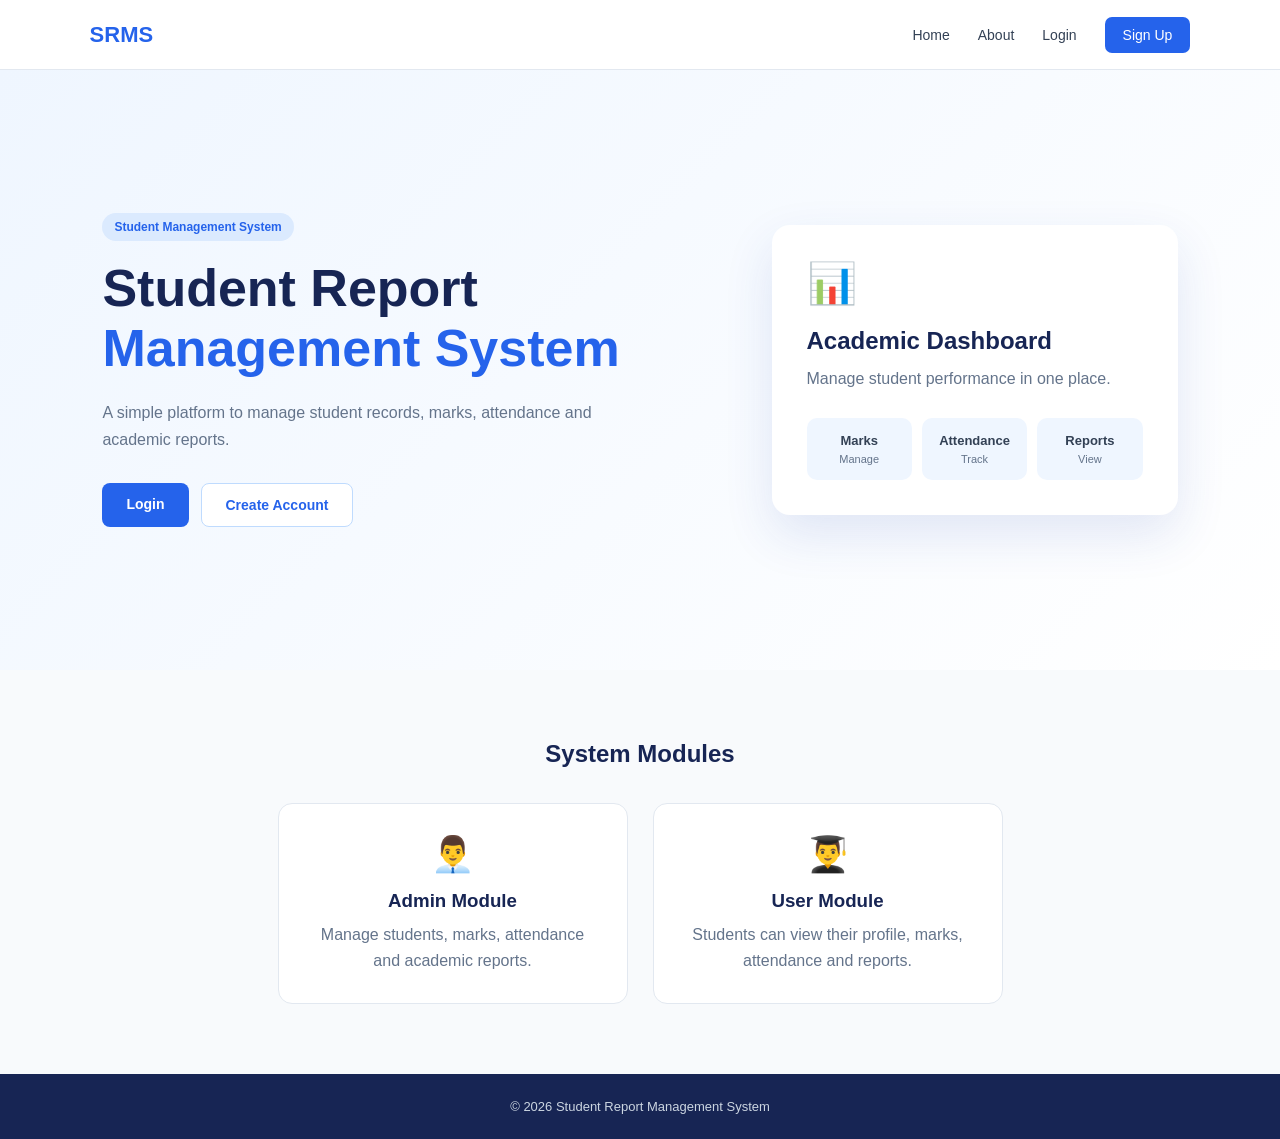
<file: index.html>
<!DOCTYPE html>
<html lang="en">
<head>
    <meta charset="UTF-8">
    <meta name="viewport" content="width=device-width, initial-scale=1.0">
    <title>Student Report Management System</title>
    <link rel="stylesheet" href="style.css">
</head>

<body>

<header class="navbar">
    <div class="logo">SRMS</div>

    <nav>
        <a href="index.html">Home</a>
        <a href="#about">About</a>
        <a href="login.html">Login</a>
        <a href="signup.html" class="nav-btn">Sign Up</a>
    </nav>
</header>

<section class="hero">

    <div class="hero-content">
        <span class="badge">Student Management System</span>

        <h1>
            Student Report<br>
            <span>Management System</span>
        </h1>

        <p>
            A simple platform to manage student records,
            marks, attendance and academic reports.
        </p>

        <div class="hero-buttons">
            <a href="login.html" class="btn primary">Login</a>
            <a href="signup.html" class="btn secondary">Create Account</a>
        </div>
    </div>

    <div class="hero-card">
        <div class="card-icon">📊</div>
        <h2>Academic Dashboard</h2>
        <p>Manage student performance in one place.</p>

        <div class="mini-stats">
            <div>
                <strong>Marks</strong>
                <span>Manage</span>
            </div>

            <div>
                <strong>Attendance</strong>
                <span>Track</span>
            </div>

            <div>
                <strong>Reports</strong>
                <span>View</span>
            </div>
        </div>
    </div>

</section>

<section class="about" id="about">

    <h2>System Modules</h2>

    <div class="module-grid">

        <div class="module-card">
            <div class="module-icon">👨‍💼</div>
            <h3>Admin Module</h3>
            <p>
                Manage students, marks, attendance and
                academic reports.
            </p>
        </div>

        <div class="module-card">
            <div class="module-icon">👨‍🎓</div>
            <h3>User Module</h3>
            <p>
                Students can view their profile, marks,
                attendance and reports.
            </p>
        </div>

    </div>

</section>

<footer>
    <p>© 2026 Student Report Management System</p>
</footer>

</body>
</html>
</file>
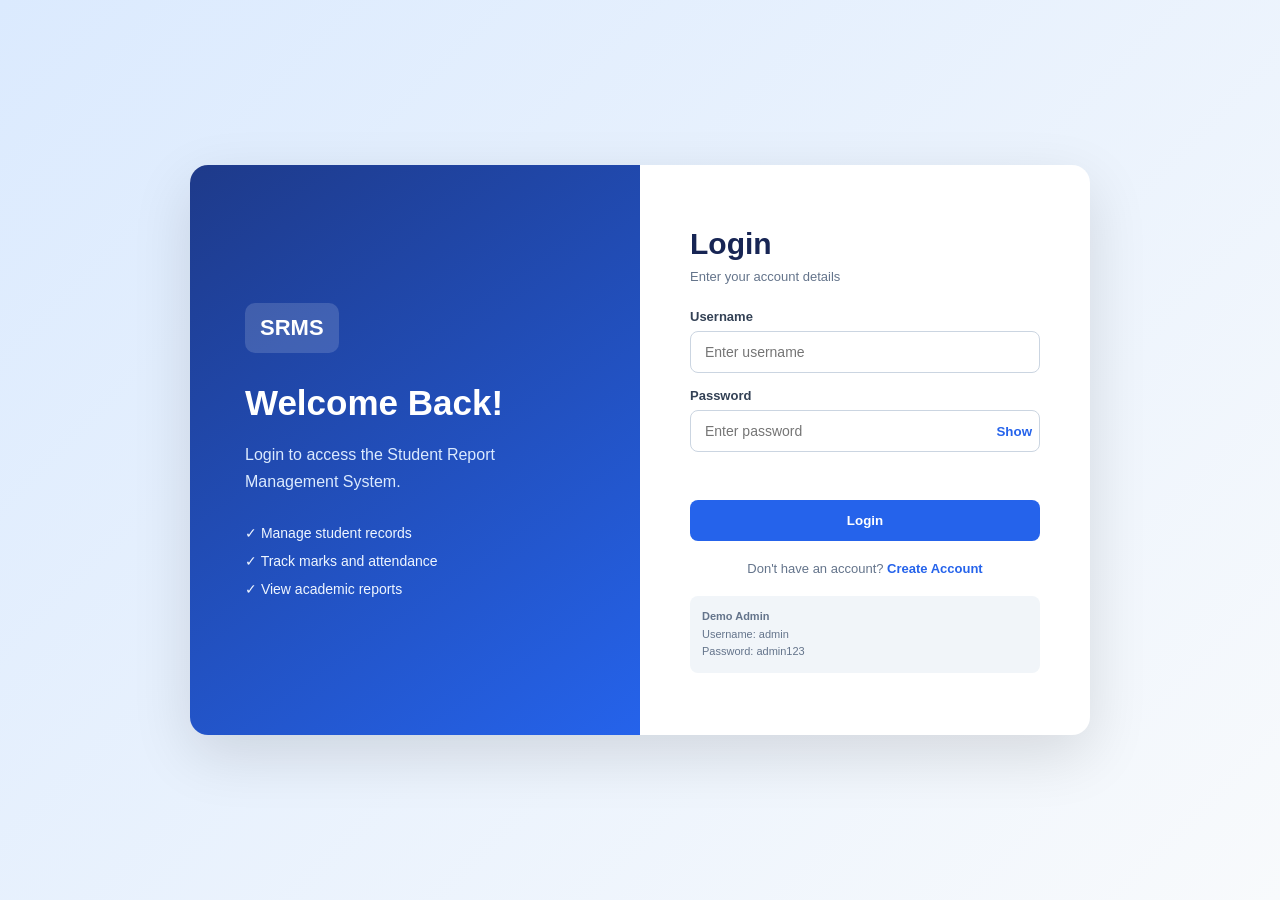
<file: admin.html>
<!DOCTYPE html>
<html lang="en">

<head>
    <meta charset="UTF-8">
    <meta name="viewport"
          content="width=device-width, initial-scale=1.0">

    <title>Admin Dashboard - SRMS</title>

    <link rel="stylesheet" href="style.css">
</head>

<body>

<header class="dashboard-nav">

    <div class="logo">SRMS</div>

    <div>
        <span id="adminName"></span>
        <button onclick="logout()" class="logout-btn">
            Logout
        </button>
    </div>

</header>


<div class="dashboard-layout">

    <aside class="sidebar">

        <h3>Admin Panel</h3>

        <a href="admin.html" class="active">
            Dashboard
        </a>

        <a href="students.html">
            Students
        </a>

        <a href="marks.html">
            Marks
        </a>

        <a href="attendance.html">
            Attendance
        </a>

        <a href="reports.html">
            Reports
        </a>

    </aside>


    <main class="dashboard-main">

        <h1>Admin Dashboard</h1>

        <p class="page-description">
            Manage student academic information.
        </p>


        <div class="dashboard-grid">

            <div class="stat-card">
                <span>👨‍🎓</span>
                <h3>Total Students</h3>
                <strong id="totalStudents">0</strong>
            </div>

            <div class="stat-card">
                <span>📝</span>
                <h3>Marks Records</h3>
                <strong id="totalMarks">0</strong>
            </div>

            <div class="stat-card">
                <span>📅</span>
                <h3>Attendance</h3>
                <strong id="totalAttendance">0</strong>
            </div>

            <div class="stat-card">
                <span>📊</span>
                <h3>Reports</h3>
                <strong>Available</strong>
            </div>

        </div>


        <div class="content-card">

            <h2>Quick Actions</h2>

            <div class="quick-grid">

                <a href="students.html">
                    Add / Manage Students
                </a>

                <a href="marks.html">
                    Enter Marks
                </a>

                <a href="attendance.html">
                    Manage Attendance
                </a>

                <a href="reports.html">
                    View Reports
                </a>

            </div>

        </div>

    </main>

</div>

<script src="common.js"></script>
<script src="admin.js"></script>

</body>
</html>
</file>
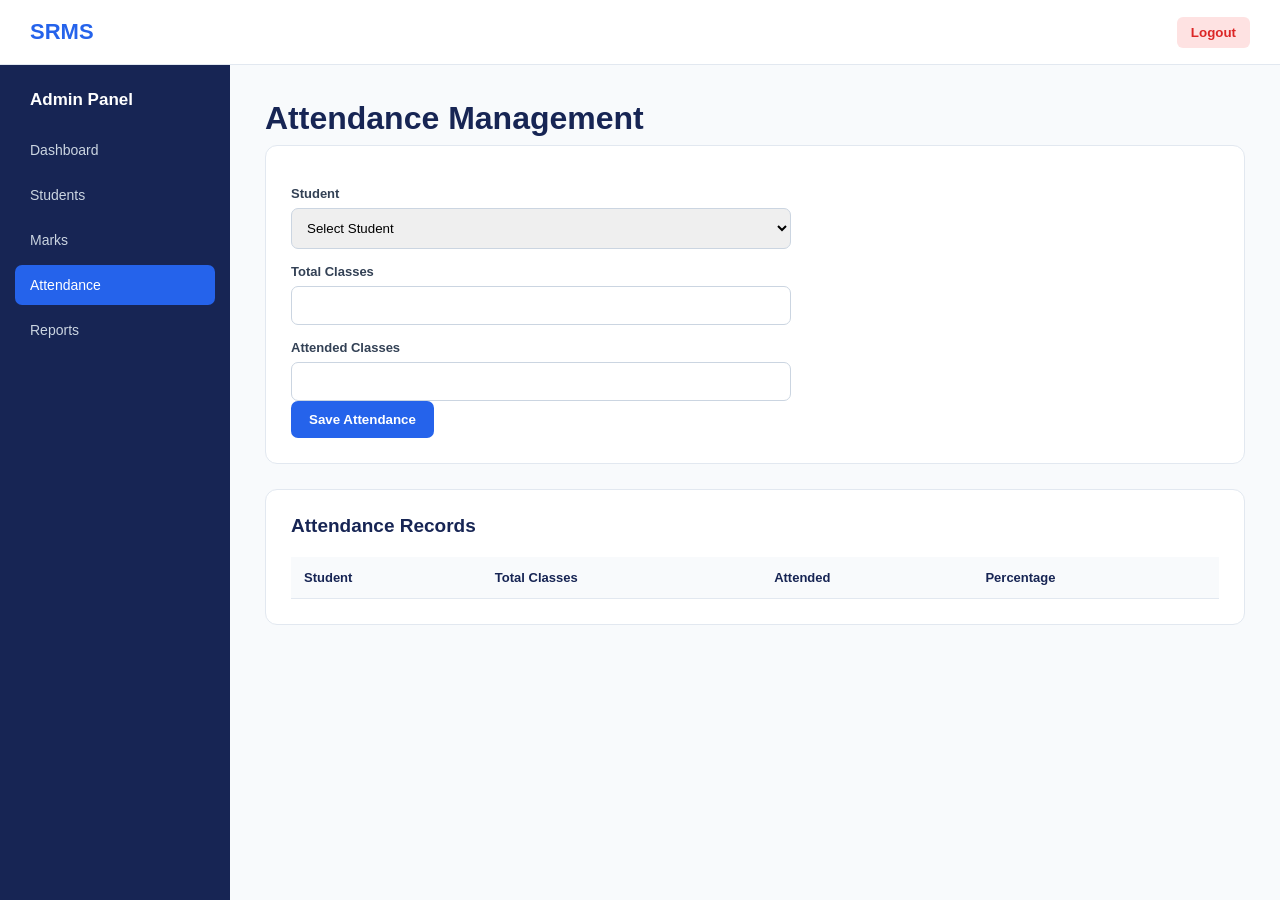
<file: attendance.html>
<!DOCTYPE html>
<html lang="en">

<head>

    <meta charset="UTF-8">

    <meta name="viewport"
          content="width=device-width, initial-scale=1.0">

    <title>Attendance - SRMS</title>

    <link rel="stylesheet" href="style.css">

</head>

<body>

<header class="dashboard-nav">

    <div class="logo">SRMS</div>

    <button onclick="logout()" class="logout-btn">
        Logout
    </button>

</header>


<div class="dashboard-layout">

    <aside class="sidebar">

        <h3>Admin Panel</h3>

        <a href="admin.html">Dashboard</a>
        <a href="students.html">Students</a>
        <a href="marks.html">Marks</a>
        <a href="attendance.html" class="active">
            Attendance
        </a>
        <a href="reports.html">Reports</a>

    </aside>


    <main class="dashboard-main">

        <h1>Attendance Management</h1>

        <div class="content-card">

            <form id="attendanceForm" class="simple-form">

                <label>Student</label>

                <select id="attendanceStudent" required>
                    <option value="">
                        Select Student
                    </option>
                </select>


                <label>Total Classes</label>

                <input
                    type="number"
                    id="totalClasses"
                    min="1"
                    required
                >


                <label>Attended Classes</label>

                <input
                    type="number"
                    id="attendedClasses"
                    min="0"
                    required
                >


                <button type="submit" class="small-btn">
                    Save Attendance
                </button>

            </form>

        </div>


        <div class="content-card">

            <h2>Attendance Records</h2>

            <table>

                <thead>

                    <tr>
                        <th>Student</th>
                        <th>Total Classes</th>
                        <th>Attended</th>
                        <th>Percentage</th>
                    </tr>

                </thead>

                <tbody id="attendanceTable">
                </tbody>

            </table>

        </div>

    </main>

</div>

<script src="common.js"></script>
<script src="attendance.js"></script>

</body>
</html>
</file>
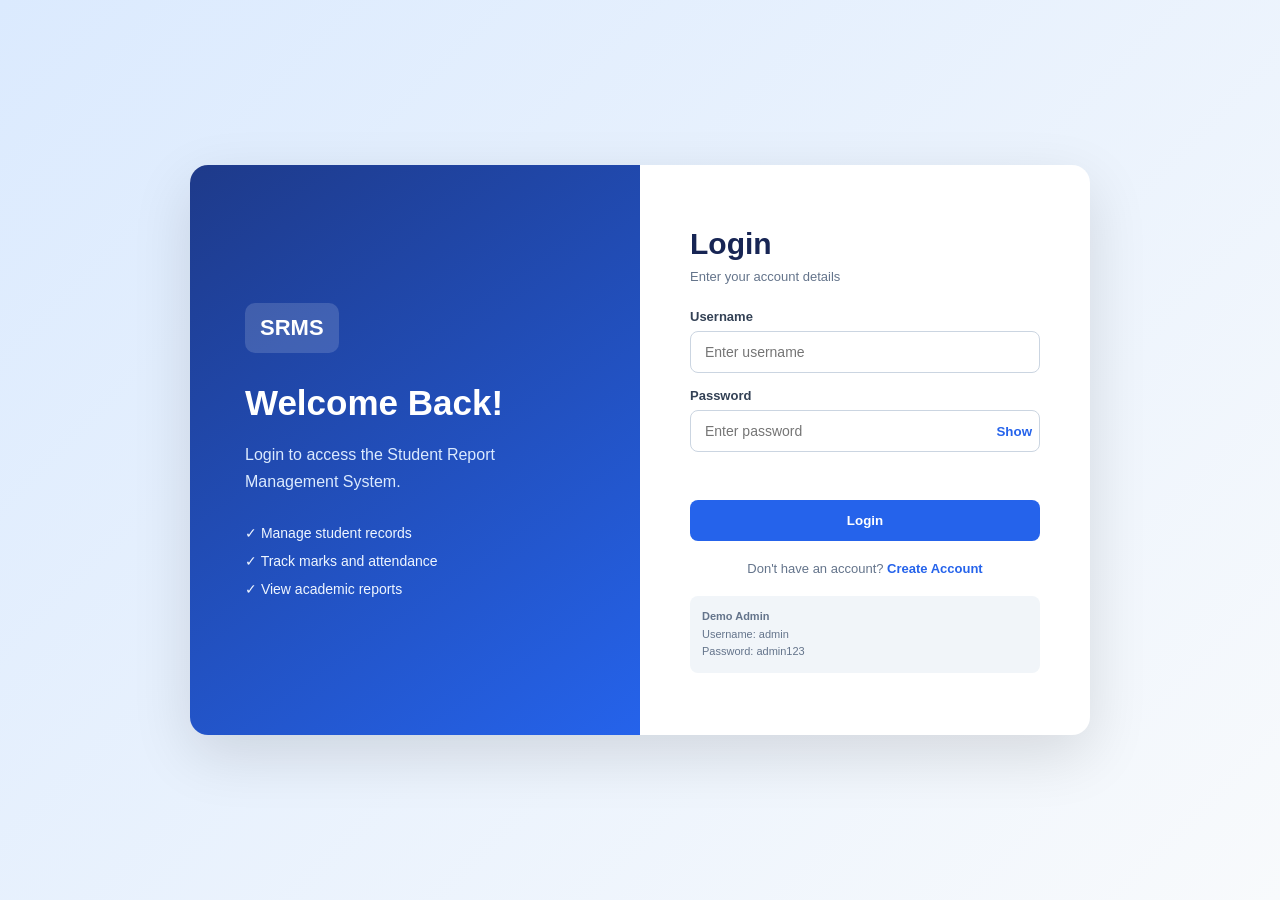
<file: login.html>
<!DOCTYPE html>
<html lang="en">
<head>
    <meta charset="UTF-8">
    <meta name="viewport"
          content="width=device-width, initial-scale=1.0">

    <title>Login - SRMS</title>

    <link rel="stylesheet" href="style.css">
</head>

<body class="auth-body">

<div class="auth-container">

    <div class="auth-left">

        <div class="logo large">SRMS</div>

        <h1>Welcome Back!</h1>

        <p>
            Login to access the Student Report
            Management System.
        </p>

        <div class="auth-points">
            <p>✓ Manage student records</p>
            <p>✓ Track marks and attendance</p>
            <p>✓ View academic reports</p>
        </div>

    </div>


    <div class="auth-right">

        <form id="loginForm" class="form-box">

            <h2>Login</h2>

            <p class="form-subtitle">
                Enter your account details
            </p>

            <label>Username</label>

            <input
                type="text"
                id="username"
                placeholder="Enter username"
            >


            <label>Password</label>

            <div class="password-field">

                <input
                    type="password"
                    id="password"
                    placeholder="Enter password"
                >

                <button
                    type="button"
                    id="showPassword">
                    Show
                </button>

            </div>

            <p id="loginMessage" class="message"></p>

            <button type="submit" class="full-btn">
                Login
            </button>

            <p class="bottom-text">
                Don't have an account?
                <a href="signup.html">Create Account</a>
            </p>

            <div class="demo-login">
                <strong>Demo Admin</strong><br>
                Username: admin<br>
                Password: admin123
            </div>

        </form>

    </div>

</div>

<script src="login.js"></script>

</body>
</html>
</file>
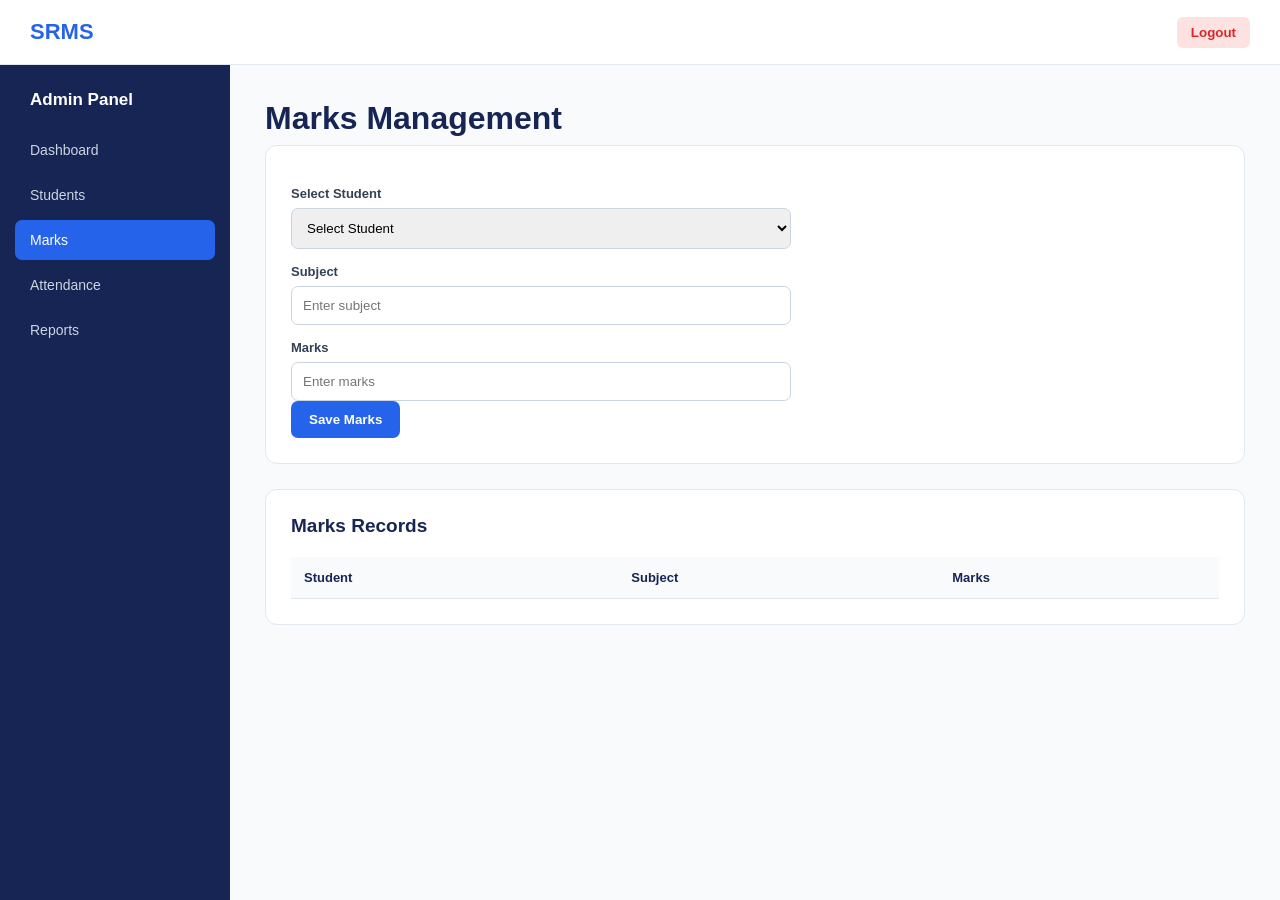
<file: marks.html>
<!DOCTYPE html>
<html lang="en">

<head>
    <meta charset="UTF-8">
    <meta name="viewport"
          content="width=device-width, initial-scale=1.0">

    <title>Marks - SRMS</title>

    <link rel="stylesheet" href="style.css">
</head>

<body>

<header class="dashboard-nav">

    <div class="logo">SRMS</div>

    <button onclick="logout()" class="logout-btn">
        Logout
    </button>

</header>


<div class="dashboard-layout">

    <aside class="sidebar">

        <h3>Admin Panel</h3>

        <a href="admin.html">Dashboard</a>
        <a href="students.html">Students</a>
        <a href="marks.html" class="active">Marks</a>
        <a href="attendance.html">Attendance</a>
        <a href="reports.html">Reports</a>

    </aside>


    <main class="dashboard-main">

        <h1>Marks Management</h1>

        <div class="content-card">

            <form id="marksForm" class="simple-form">

                <label>Select Student</label>

                <select id="markStudent" required>
                    <option value="">Select Student</option>
                </select>


                <label>Subject</label>

                <input
                    type="text"
                    id="subject"
                    placeholder="Enter subject"
                    required
                >


                <label>Marks</label>

                <input
                    type="number"
                    id="marks"
                    min="0"
                    max="100"
                    placeholder="Enter marks"
                    required
                >

                <button class="small-btn" type="submit">
                    Save Marks
                </button>

            </form>

        </div>


        <div class="content-card">

            <h2>Marks Records</h2>

            <div class="table-container">

                <table>

                    <thead>
                        <tr>
                            <th>Student</th>
                            <th>Subject</th>
                            <th>Marks</th>
                        </tr>
                    </thead>

                    <tbody id="marksTable">
                    </tbody>

                </table>

            </div>

        </div>

    </main>

</div>

<script src="common.js"></script>
<script src="marks.js"></script>

</body>
</html>
</file>
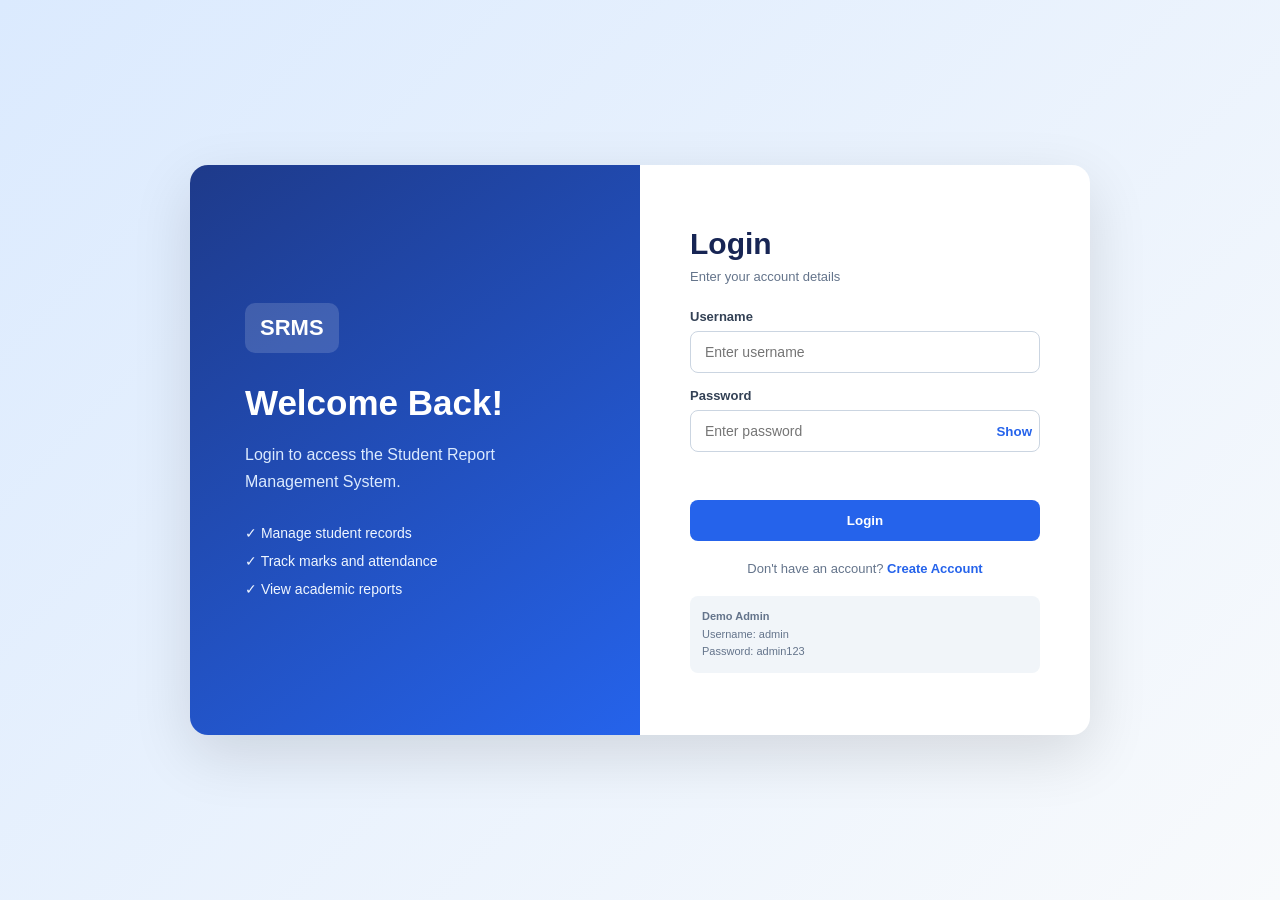
<file: profile.html>
<!DOCTYPE html>
<html lang="en">

<head>

    <meta charset="UTF-8">

    <meta name="viewport"
          content="width=device-width, initial-scale=1.0">

    <title>Profile - SRMS</title>

    <link rel="stylesheet" href="style.css">

</head>

<body>

<header class="dashboard-nav">

    <div class="logo">SRMS</div>

    <button onclick="logout()" class="logout-btn">
        Logout
    </button>

</header>


<div class="dashboard-layout">

    <aside class="sidebar">

        <h3>User Panel</h3>

        <a href="user.html">Dashboard</a>
        <a href="profile.html" class="active">Profile</a>
        <a href="user-marks.html">Marks</a>
        <a href="user-attendance.html">Attendance</a>
        <a href="user-report.html">Report</a>

    </aside>


    <main class="dashboard-main">

        <h1>My Profile</h1>

        <div class="profile-card">

            <div class="profile-avatar">
                👤
            </div>

            <h2 id="profileName">Student</h2>

            <p>
                Username:
                <strong id="profileUsername"></strong>
            </p>

            <p>
                Email:
                <strong id="profileEmail"></strong>
            </p>

            <p>
                Role:
                <strong>User</strong>
            </p>

        </div>

    </main>

</div>

<script src="common.js"></script>
<script src="user.js"></script>

</body>
</html>
</file>
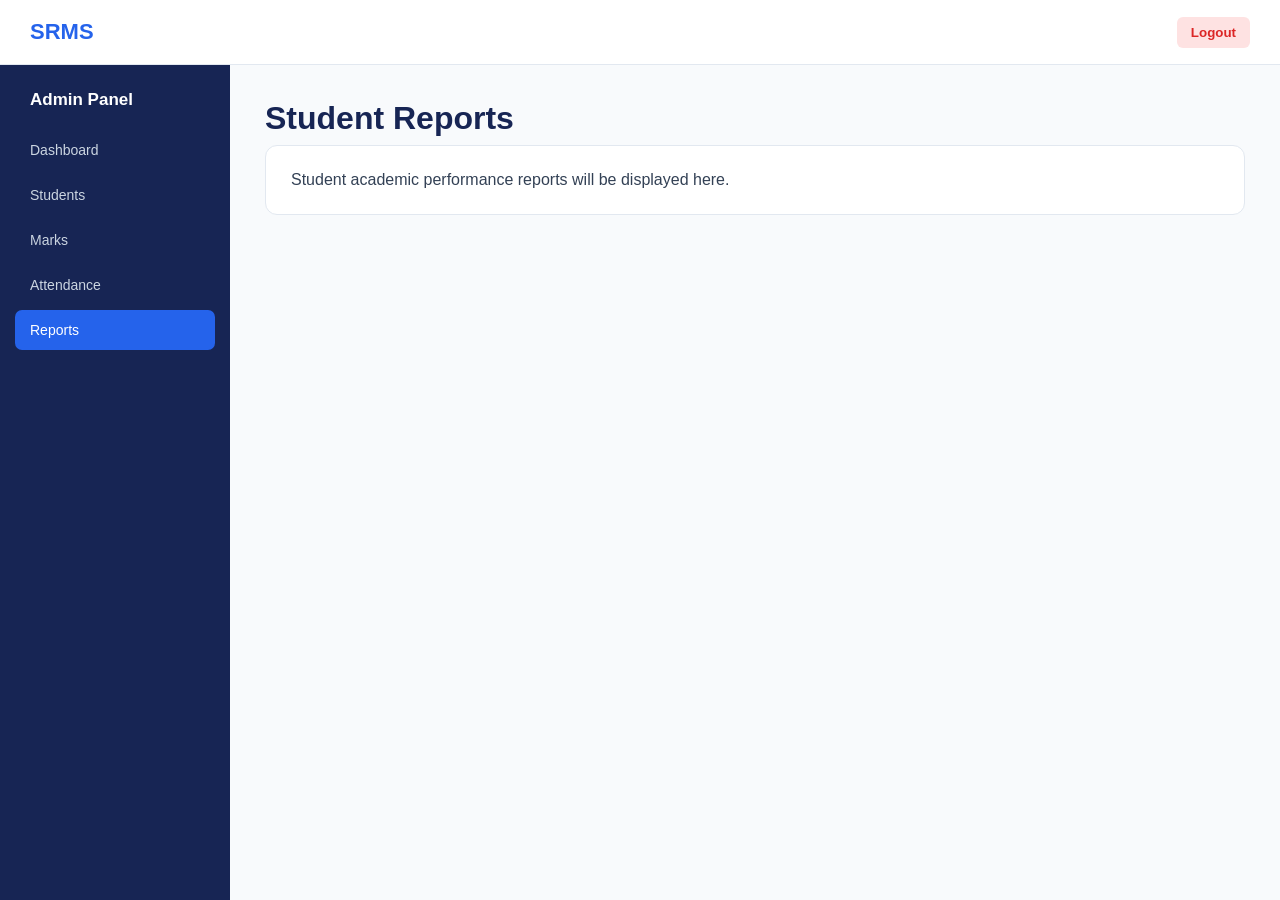
<file: reports.html>
<!DOCTYPE html>
<html lang="en">

<head>

    <meta charset="UTF-8">

    <meta name="viewport"
          content="width=device-width, initial-scale=1.0">

    <title>Reports - SRMS</title>

    <link rel="stylesheet" href="style.css">

</head>

<body>

<header class="dashboard-nav">

    <div class="logo">SRMS</div>

    <button onclick="logout()" class="logout-btn">
        Logout
    </button>

</header>


<div class="dashboard-layout">

    <aside class="sidebar">

        <h3>Admin Panel</h3>

        <a href="admin.html">Dashboard</a>
        <a href="students.html">Students</a>
        <a href="marks.html">Marks</a>
        <a href="attendance.html">Attendance</a>
        <a href="reports.html" class="active">Reports</a>

    </aside>


    <main class="dashboard-main">

        <h1>Student Reports</h1>

        <div class="content-card">

            <p>
                Student academic performance reports
                will be displayed here.
            </p>

            <div id="reportContainer"></div>

        </div>

    </main>

</div>

<script src="common.js"></script>

</body>
</html>
</file>
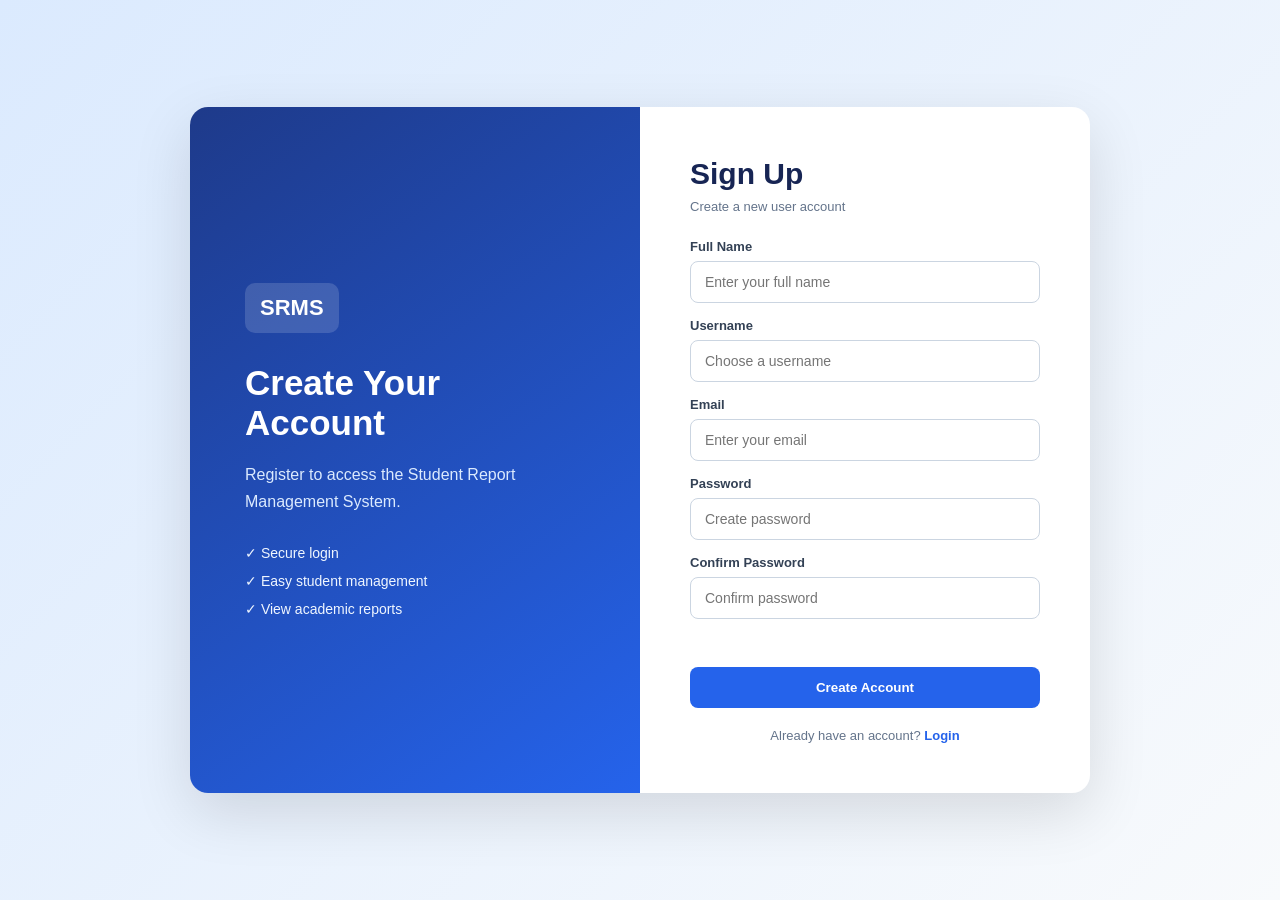
<file: signup.html>
<!DOCTYPE html>
<html lang="en">
<head>
    <meta charset="UTF-8">
    <meta name="viewport" content="width=device-width, initial-scale=1.0">

    <title>Sign Up - SRMS</title>

    <link rel="stylesheet" href="style.css">
</head>

<body class="auth-body">

<div class="auth-container">

    <div class="auth-left">

        <div class="logo large">SRMS</div>

        <h1>Create Your Account</h1>

        <p>
            Register to access the Student Report
            Management System.
        </p>

        <div class="auth-points">
            <p>✓ Secure login</p>
            <p>✓ Easy student management</p>
            <p>✓ View academic reports</p>
        </div>

    </div>


    <div class="auth-right">

        <form id="signupForm" class="form-box">

            <h2>Sign Up</h2>
            <p class="form-subtitle">
                Create a new user account
            </p>

            <label>Full Name</label>
            <input
                type="text"
                id="name"
                placeholder="Enter your full name"
            >

            <label>Username</label>
            <input
                type="text"
                id="username"
                placeholder="Choose a username"
            >

            <label>Email</label>
            <input
                type="email"
                id="email"
                placeholder="Enter your email"
            >

            <label>Password</label>
            <input
                type="password"
                id="password"
                placeholder="Create password"
            >

            <label>Confirm Password</label>
            <input
                type="password"
                id="confirmPassword"
                placeholder="Confirm password"
            >

            <p id="signupMessage" class="message"></p>

            <button type="submit" class="full-btn">
                Create Account
            </button>

            <p class="bottom-text">
                Already have an account?
                <a href="login.html">Login</a>
            </p>

        </form>

    </div>

</div>

<script src="signup.js"></script>

</body>
</html>
</file>
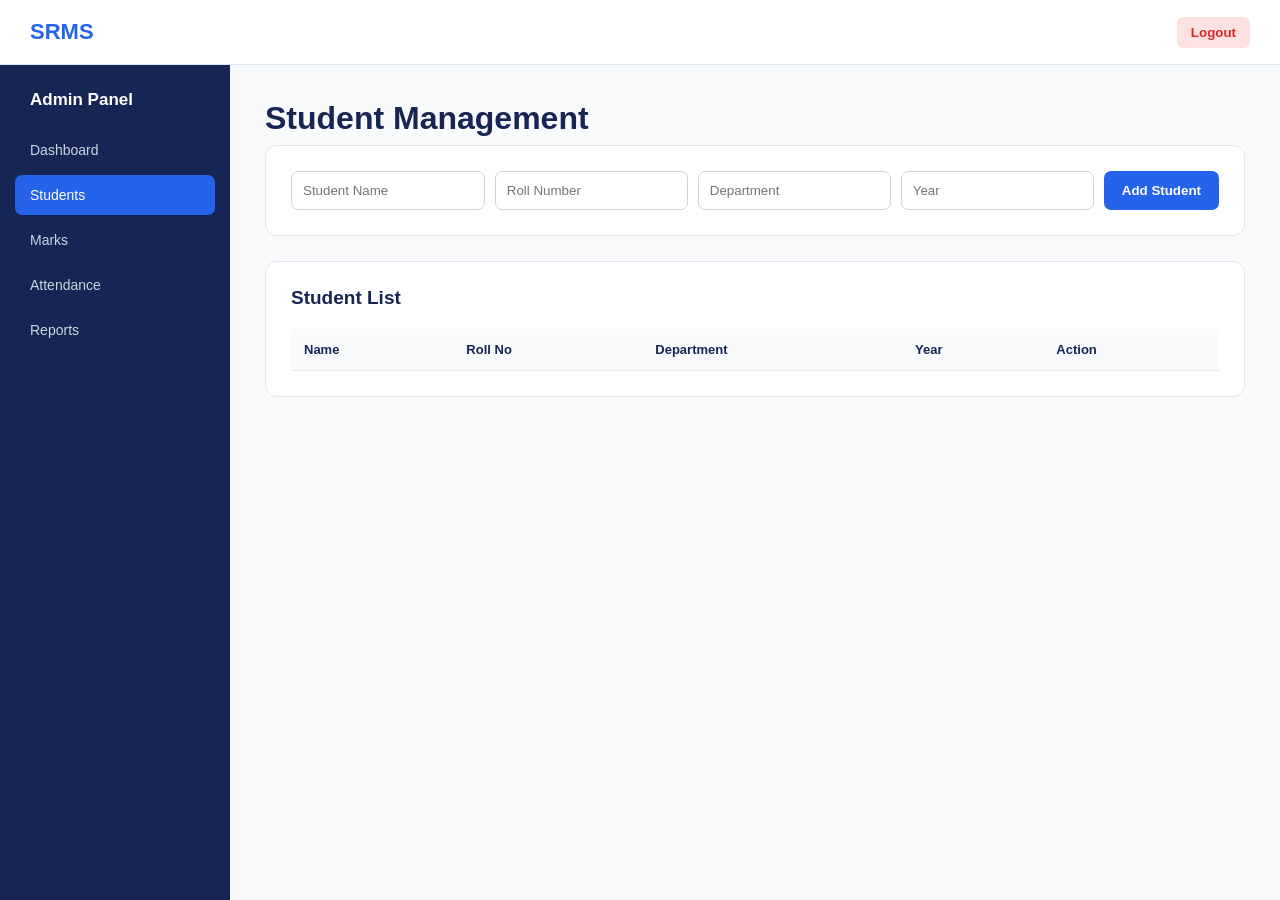
<file: students.html>
<!DOCTYPE html>
<html lang="en">

<head>
    <meta charset="UTF-8">
    <meta name="viewport"
          content="width=device-width, initial-scale=1.0">

    <title>Students - SRMS</title>

    <link rel="stylesheet" href="style.css">
</head>

<body>

<header class="dashboard-nav">

    <div class="logo">SRMS</div>

    <div>
        <button onclick="logout()" class="logout-btn">
            Logout
        </button>
    </div>

</header>


<div class="dashboard-layout">

    <aside class="sidebar">

        <h3>Admin Panel</h3>

        <a href="admin.html">Dashboard</a>
        <a href="students.html" class="active">Students</a>
        <a href="marks.html">Marks</a>
        <a href="attendance.html">Attendance</a>
        <a href="reports.html">Reports</a>

    </aside>


    <main class="dashboard-main">

        <h1>Student Management</h1>

        <div class="content-card">

            <form id="studentForm" class="inline-form">

                <input
                    type="text"
                    id="studentName"
                    placeholder="Student Name"
                    required
                >

                <input
                    type="text"
                    id="rollNo"
                    placeholder="Roll Number"
                    required
                >

                <input
                    type="text"
                    id="department"
                    placeholder="Department"
                    required
                >

                <input
                    type="number"
                    id="year"
                    placeholder="Year"
                    required
                >

                <button type="submit" class="small-btn">
                    Add Student
                </button>

            </form>

        </div>


        <div class="content-card">

            <h2>Student List</h2>

            <div class="table-container">

                <table>

                    <thead>
                        <tr>
                            <th>Name</th>
                            <th>Roll No</th>
                            <th>Department</th>
                            <th>Year</th>
                            <th>Action</th>
                        </tr>
                    </thead>

                    <tbody id="studentTable">
                    </tbody>

                </table>

            </div>

        </div>

    </main>

</div>

<script src="common.js"></script>
<script src="students.js"></script>

</body>
</html>
</file>
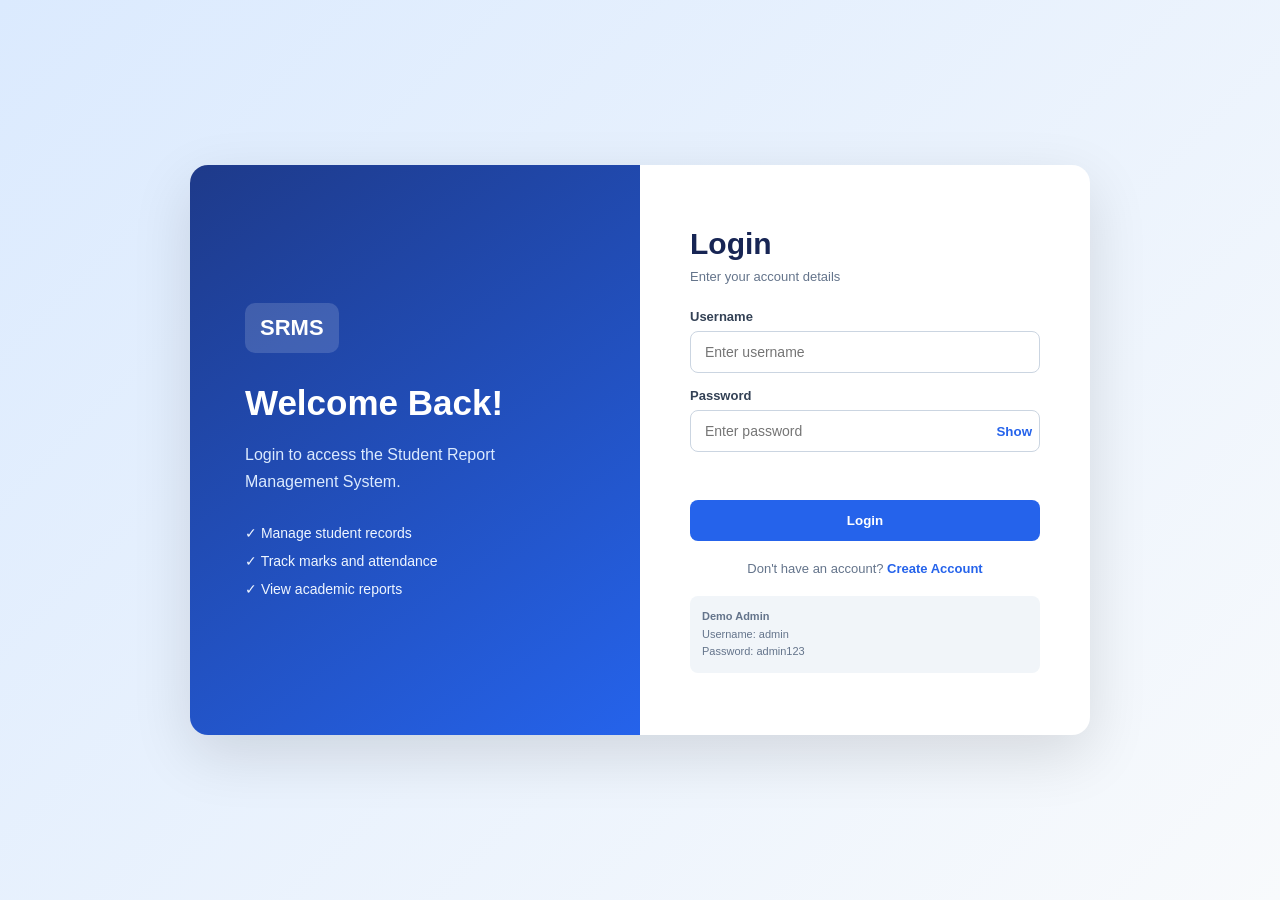
<file: user-attendance.html>
<!DOCTYPE html>
<html lang="en">

<head>

    <meta charset="UTF-8">

    <meta name="viewport"
          content="width=device-width, initial-scale=1.0">

    <title>My Attendance - SRMS</title>

    <link rel="stylesheet" href="style.css">

</head>

<body>

<header class="dashboard-nav">

    <div class="logo">SRMS</div>

    <button onclick="logout()" class="logout-btn">
        Logout
    </button>

</header>


<div class="dashboard-layout">

    <aside class="sidebar">

        <h3>User Panel</h3>

        <a href="user.html">Dashboard</a>
        <a href="profile.html">Profile</a>
        <a href="user-marks.html">Marks</a>
        <a href="user-attendance.html" class="active">
            Attendance
        </a>
        <a href="user-report.html">Report</a>

    </aside>


    <main class="dashboard-main">

        <h1>My Attendance</h1>

        <div class="content-card">

            <table>

                <thead>

                    <tr>
                        <th>Total Classes</th>
                        <th>Attended</th>
                        <th>Attendance</th>
                    </tr>

                </thead>

                <tbody id="userAttendanceTable">
                </tbody>

            </table>

        </div>

    </main>

</div>

<script src="common.js"></script>
<script src="user.js"></script>

</body>
</html>
</file>
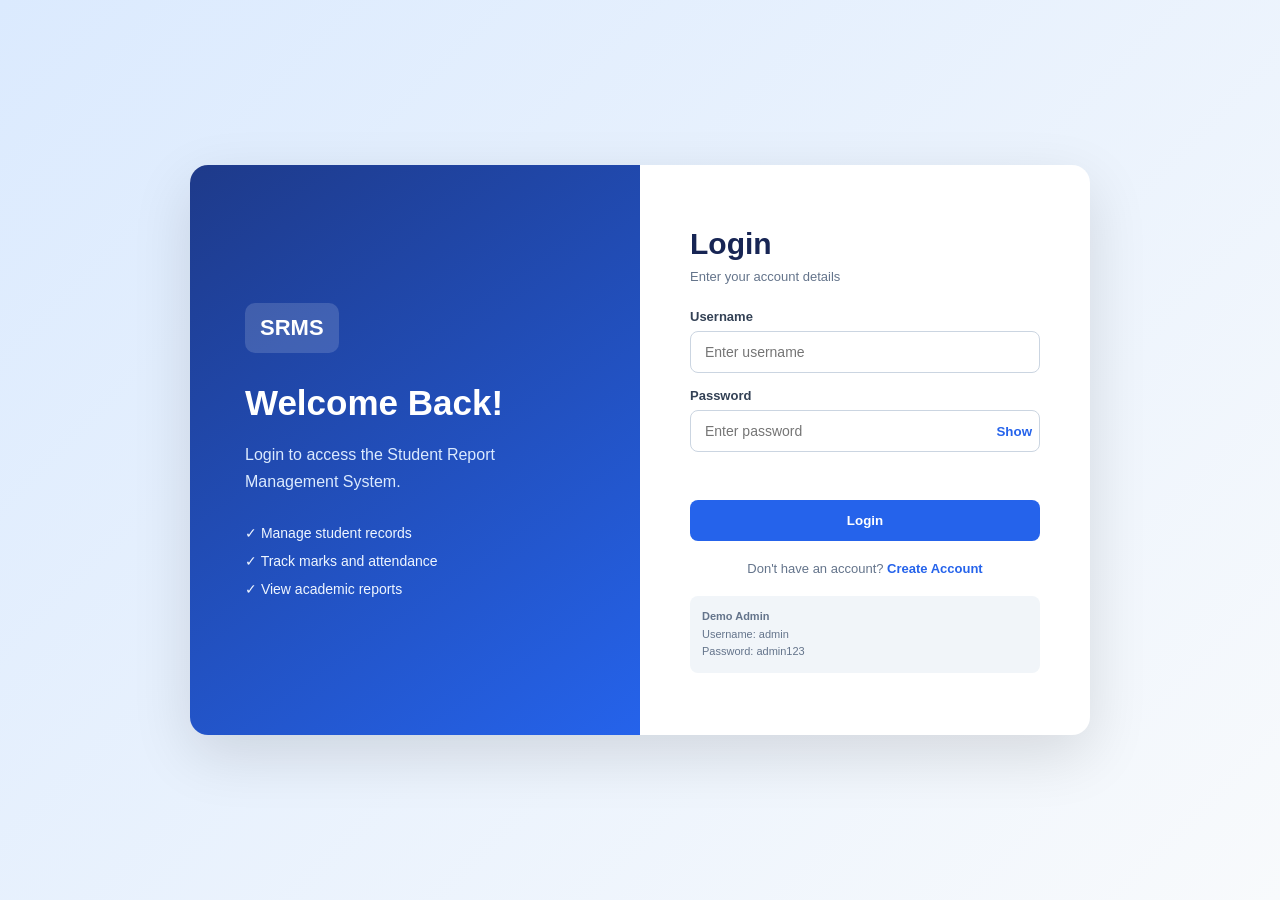
<file: user-marks.html>
<!DOCTYPE html>
<html lang="en">

<head>

    <meta charset="UTF-8">

    <meta name="viewport"
          content="width=device-width, initial-scale=1.0">

    <title>My Marks - SRMS</title>

    <link rel="stylesheet" href="style.css">

</head>

<body>

<header class="dashboard-nav">

    <div class="logo">SRMS</div>

    <button onclick="logout()" class="logout-btn">
        Logout
    </button>

</header>


<div class="dashboard-layout">

    <aside class="sidebar">

        <h3>User Panel</h3>

        <a href="user.html">Dashboard</a>
        <a href="profile.html">Profile</a>
        <a href="user-marks.html" class="active">Marks</a>
        <a href="user-attendance.html">Attendance</a>
        <a href="user-report.html">Report</a>

    </aside>


    <main class="dashboard-main">

        <h1>My Marks</h1>

        <div class="content-card">

            <table>

                <thead>

                    <tr>
                        <th>Subject</th>
                        <th>Marks</th>
                    </tr>

                </thead>

                <tbody id="userMarksTable">
                </tbody>

            </table>

        </div>

    </main>

</div>

<script src="common.js"></script>
<script src="user.js"></script>

</body>
</html>
</file>
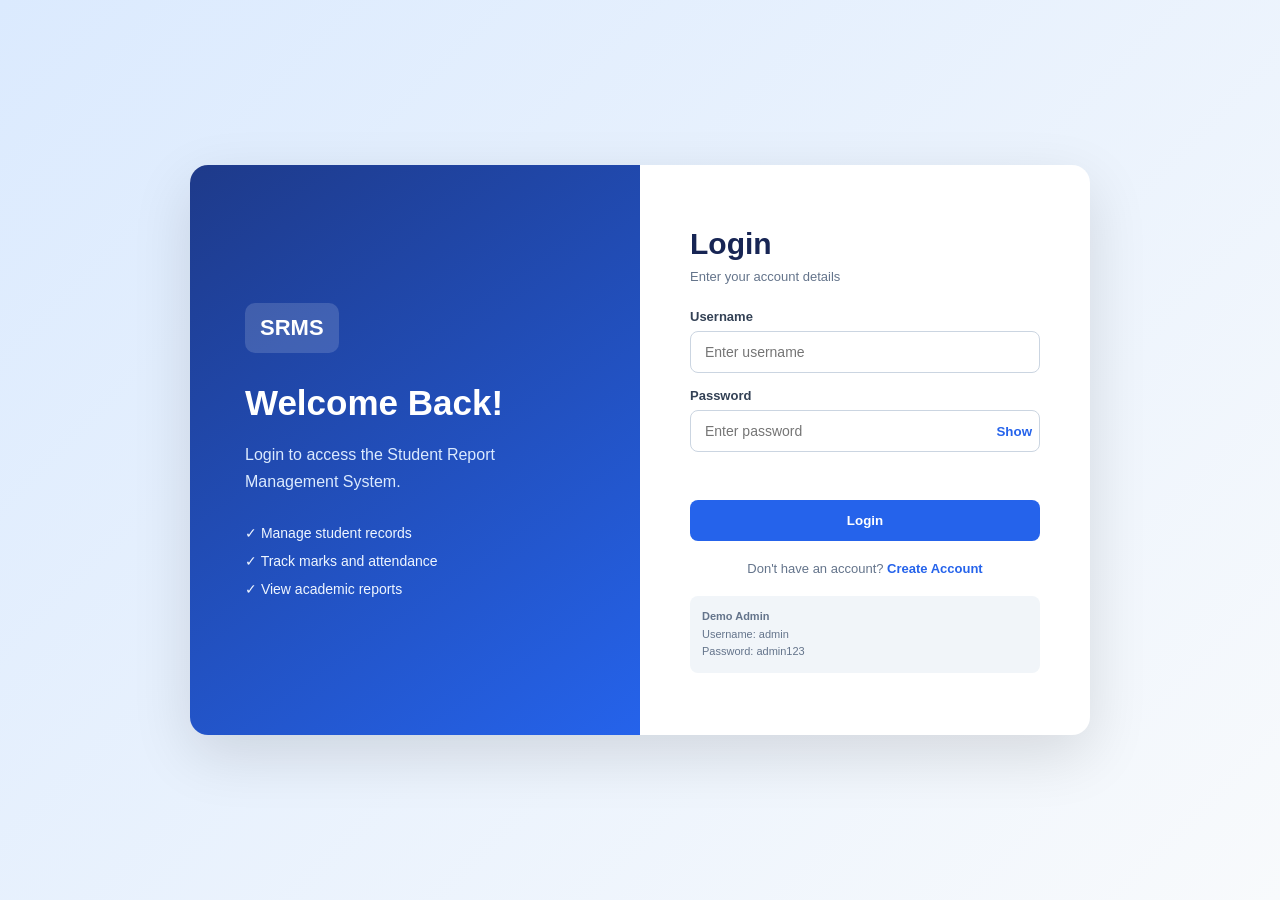
<file: user-report.html>
<!DOCTYPE html>
<html lang="en">

<head>

    <meta charset="UTF-8">

    <meta name="viewport"
          content="width=device-width, initial-scale=1.0">

    <title>My Report - SRMS</title>

    <link rel="stylesheet" href="style.css">

</head>

<body>

<header class="dashboard-nav">

    <div class="logo">SRMS</div>

    <button onclick="logout()" class="logout-btn">
        Logout
    </button>

</header>


<div class="dashboard-layout">

    <aside class="sidebar">

        <h3>User Panel</h3>

        <a href="user.html">Dashboard</a>
        <a href="profile.html">Profile</a>
        <a href="user-marks.html">Marks</a>
        <a href="user-attendance.html">Attendance</a>
        <a href="user-report.html" class="active">
            Report
        </a>

    </aside>


    <main class="dashboard-main">

        <h1>Academic Report</h1>

        <div class="report-card">

            <h2 id="reportName">Student Report</h2>

            <div class="report-details">

                <p>
                    Username:
                    <strong id="reportUsername"></strong>
                </p>

                <p>
                    Total Marks:
                    <strong id="reportTotal">0</strong>
                </p>

                <p>
                    Percentage:
                    <strong id="reportPercentage">0%</strong>
                </p>

                <p>
                    Grade:
                    <strong id="reportGrade">-</strong>
                </p>

                <p>
                    Result:
                    <strong id="reportResult">-</strong>
                </p>

            </div>

        </div>

    </main>

</div>

<script src="common.js"></script>
<script src="user.js"></script>

</body>
</html>
</file>
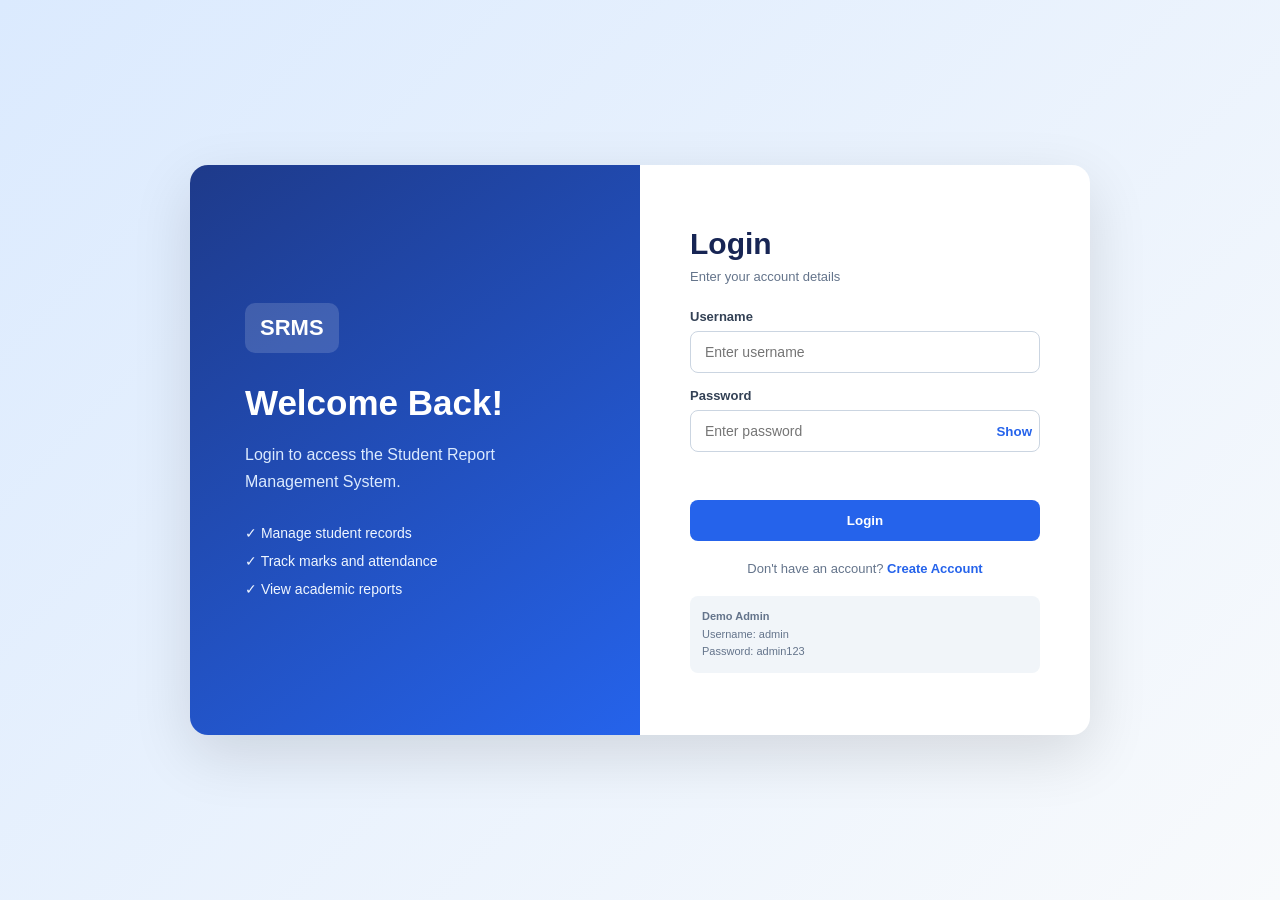
<file: user.html>
<!DOCTYPE html>
<html lang="en">

<head>

    <meta charset="UTF-8">

    <meta name="viewport"
          content="width=device-width, initial-scale=1.0">

    <title>User Dashboard - SRMS</title>

    <link rel="stylesheet" href="style.css">

</head>

<body>

<header class="dashboard-nav">

    <div class="logo">SRMS</div>

    <div>

        <span id="userName"></span>

        <button onclick="logout()" class="logout-btn">
            Logout
        </button>

    </div>

</header>


<div class="dashboard-layout">

    <aside class="sidebar">

        <h3>User Panel</h3>

        <a href="user.html" class="active">
            Dashboard
        </a>

        <a href="profile.html">
            Profile
        </a>

        <a href="user-marks.html">
            Marks
        </a>

        <a href="user-attendance.html">
            Attendance
        </a>

        <a href="user-report.html">
            Report
        </a>

    </aside>


    <main class="dashboard-main">

        <h1>Welcome, <span id="welcomeName"></span></h1>

        <p class="page-description">
            View your academic information.
        </p>


        <div class="dashboard-grid">

            <div class="stat-card">
                <span>📊</span>
                <h3>Marks</h3>
                <strong><a href="user-marks.html">View</a></strong>
            </div>

            <div class="stat-card">
                <span>📅</span>
                <h3>Attendance</h3>
                <strong>View</strong>
            </div>

            <div class="stat-card">
                <span>📄</span>
                <h3>Report</h3>
                <strong>View</strong>
            </div>

        </div>


        <div class="content-card">

            <h2>Quick Access</h2>

            <div class="quick-grid">

                <a href="profile.html">
                    My Profile
                </a>

                <a href="user-marks.html">
                    My Marks
                </a>

                <a href="user-attendance.html">
                    My Attendance
                </a>

                <a href="user-report.html">
                    My Report
                </a>

            </div>

        </div>

    </main>

</div>

<script src="common.js"></script>
<script src="user.js"></script>

</body>
</html>
</file>
<file: style.css>
* {
    margin: 0;
    padding: 0;
    box-sizing: border-box;
}

:root {
    --primary: #2563eb;
    --dark: #172554;
    --light-blue: #eff6ff;
    --text: #334155;
    --muted: #64748b;
    --border: #e2e8f0;
    --white: #ffffff;
    --danger: #dc2626;
    --success: #16a34a;
}

body {
    font-family: Arial, Helvetica, sans-serif;
    color: var(--text);
    background: #f8fafc;
}


/* ================= NAVBAR ================= */

.navbar {
    height: 70px;
    padding: 0 7%;
    background: white;

    display: flex;
    align-items: center;
    justify-content: space-between;

    border-bottom: 1px solid var(--border);
}

.logo {
    font-size: 22px;
    font-weight: 800;
    color: var(--primary);
}

.navbar nav {
    display: flex;
    align-items: center;
    gap: 28px;
}

.navbar a {
    color: var(--text);
    text-decoration: none;
    font-size: 14px;
}

.navbar a:hover {
    color: var(--primary);
}

.nav-btn {
    background: var(--primary) !important;
    color: white !important;

    padding: 10px 18px;
    border-radius: 7px;
}


/* ================= HERO ================= */

.hero {
    min-height: 600px;

    padding: 70px 8%;

    display: grid;
    grid-template-columns: 1.2fr 0.8fr;
    align-items: center;
    gap: 60px;

    background: linear-gradient(
        135deg,
        #eff6ff,
        #ffffff
    );
}

.badge {
    display: inline-block;

    padding: 7px 12px;

    background: #dbeafe;
    color: var(--primary);

    border-radius: 20px;

    font-size: 12px;
    font-weight: bold;

    margin-bottom: 18px;
}

.hero h1 {
    font-size: 52px;
    line-height: 1.15;

    color: var(--dark);

    margin-bottom: 20px;
}

.hero h1 span {
    color: var(--primary);
}

.hero p {
    max-width: 520px;

    color: var(--muted);

    line-height: 1.7;
}

.hero-buttons {
    margin-top: 30px;

    display: flex;
    gap: 12px;
}

.btn {
    text-decoration: none;

    padding: 13px 24px;

    border-radius: 8px;

    font-weight: bold;

    font-size: 14px;
}

.primary {
    color: white;
    background: var(--primary);
}

.secondary {
    color: var(--primary);
    background: white;

    border: 1px solid #bfdbfe;
}


/* ================= HERO CARD ================= */

.hero-card {
    background: white;

    padding: 35px;

    border-radius: 18px;

    box-shadow:
        0 20px 50px rgba(30, 64, 175, 0.12);
}

.card-icon {
    font-size: 40px;
    margin-bottom: 20px;
}

.hero-card h2 {
    color: var(--dark);
    margin-bottom: 10px;
}

.hero-card p {
    margin-bottom: 25px;
}

.mini-stats {
    display: grid;
    grid-template-columns: repeat(3, 1fr);
    gap: 10px;
}

.mini-stats div {
    padding: 15px 10px;

    background: var(--light-blue);

    border-radius: 10px;

    text-align: center;
}

.mini-stats strong,
.mini-stats span {
    display: block;
}

.mini-stats strong {
    font-size: 13px;
}

.mini-stats span {
    font-size: 11px;
    color: var(--muted);

    margin-top: 5px;
}


/* ================= ABOUT ================= */

.about {
    padding: 70px 8%;
    text-align: center;
}

.about h2 {
    color: var(--dark);
    margin-bottom: 35px;
}

.module-grid {
    display: grid;

    grid-template-columns:
        repeat(2, minmax(250px, 350px));

    justify-content: center;

    gap: 25px;
}

.module-card {
    background: white;

    padding: 30px;

    border-radius: 14px;

    border: 1px solid var(--border);

    transition: 0.3s;
}

.module-card:hover {
    transform: translateY(-5px);

    box-shadow:
        0 15px 35px rgba(0, 0, 0, 0.08);
}

.module-icon {
    font-size: 35px;
    margin-bottom: 15px;
}

.module-card h3 {
    color: var(--dark);
    margin-bottom: 10px;
}

.module-card p {
    color: var(--muted);
    line-height: 1.6;
}


/* ================= FOOTER ================= */

footer {
    text-align: center;

    padding: 25px;

    background: var(--dark);

    color: #cbd5e1;

    font-size: 13px;
}


/* ================= AUTH ================= */

.auth-body {
    min-height: 100vh;

    display: flex;
    justify-content: center;
    align-items: center;

    padding: 30px;

    background:
        linear-gradient(
            135deg,
            #dbeafe,
            #f8fafc
        );
}

.auth-container {
    width: 900px;
    min-height: 570px;

    display: grid;
    grid-template-columns: 1fr 1fr;

    background: white;

    border-radius: 18px;

    overflow: hidden;

    box-shadow:
        0 20px 60px rgba(0, 0, 0, 0.12);
}

.auth-left {
    padding: 55px;

    color: white;

    background:
        linear-gradient(
            145deg,
            #1e3a8a,
            #2563eb
        );

    display: flex;
    flex-direction: column;
    justify-content: center;
}

.logo.large {
    color: white;

    width: fit-content;

    padding: 12px 15px;

    border-radius: 10px;

    background: rgba(255, 255, 255, 0.15);

    margin-bottom: 30px;
}

.auth-left h1 {
    font-size: 35px;
    margin-bottom: 18px;
}

.auth-left > p {
    color: #dbeafe;

    line-height: 1.7;

    max-width: 350px;
}

.auth-points {
    margin-top: 30px;

    display: flex;
    flex-direction: column;

    gap: 12px;

    color: #eff6ff;

    font-size: 14px;
}

.auth-right {
    padding: 50px;

    display: flex;
    align-items: center;
}

.form-box {
    width: 100%;
}

.form-box h2 {
    color: var(--dark);

    font-size: 30px;

    margin-bottom: 8px;
}

.form-subtitle {
    color: var(--muted);

    font-size: 13px;

    margin-bottom: 25px;
}

.form-box label {
    display: block;

    margin-bottom: 7px;
    margin-top: 15px;

    font-size: 13px;

    font-weight: 600;
}

.form-box input,
.form-box select {
    width: 100%;

    padding: 12px 14px;

    border: 1px solid #cbd5e1;

    border-radius: 8px;

    outline: none;

    font-size: 14px;
}

.form-box input:focus,
.form-box select:focus {
    border-color: var(--primary);

    box-shadow:
        0 0 0 3px rgba(37, 99, 235, 0.1);
}

.password-field {
    position: relative;
}

.password-field input {
    padding-right: 60px;
}

.password-field button {
    position: absolute;

    right: 8px;
    top: 50%;

    transform: translateY(-50%);

    border: none;

    background: none;

    color: var(--primary);

    font-weight: bold;

    cursor: pointer;
}

.full-btn {
    width: 100%;

    padding: 13px;

    margin-top: 20px;

    border: none;

    border-radius: 8px;

    color: white;

    background: var(--primary);

    font-weight: bold;

    cursor: pointer;
}

.full-btn:hover {
    background: #1d4ed8;
}

.bottom-text {
    text-align: center;

    margin-top: 20px;

    font-size: 13px;

    color: var(--muted);
}

.bottom-text a {
    color: var(--primary);

    text-decoration: none;

    font-weight: bold;
}

.message {
    font-size: 13px;

    margin-top: 10px;

    min-height: 18px;
}

.demo-login {
    margin-top: 20px;

    padding: 12px;

    background: #f1f5f9;

    border-radius: 8px;

    font-size: 11px;

    line-height: 1.6;

    color: var(--muted);
}


/* ================= DASHBOARD NAV ================= */

.dashboard-nav {
    height: 65px;

    background: white;

    padding: 0 30px;

    display: flex;

    align-items: center;

    justify-content: space-between;

    border-bottom: 1px solid var(--border);
}

.dashboard-nav > div:last-child {
    display: flex;

    align-items: center;

    gap: 15px;
}

.logout-btn {
    border: none;

    background: #fee2e2;

    color: var(--danger);

    padding: 8px 14px;

    border-radius: 6px;

    cursor: pointer;

    font-weight: 600;
}


/* ================= DASHBOARD ================= */

.dashboard-layout {
    min-height: calc(100vh - 65px);

    display: grid;

    grid-template-columns: 230px 1fr;
}

.sidebar {
    background: #172554;

    padding: 25px 15px;
}

.sidebar h3 {
    color: white;

    padding: 0 15px 20px;

    font-size: 17px;
}

.sidebar a {
    display: block;

    color: #cbd5e1;

    text-decoration: none;

    padding: 12px 15px;

    border-radius: 7px;

    margin-bottom: 5px;

    font-size: 14px;
}

.sidebar a:hover,
.sidebar a.active {
    background: #2563eb;

    color: white;
}

.dashboard-main {
    padding: 35px;

    background: #f8fafc;
}

.dashboard-main h1 {
    color: var(--dark);

    margin-bottom: 8px;
}

.page-description {
    color: var(--muted);

    font-size: 14px;

    margin-bottom: 30px;
}


/* ================= STAT CARDS ================= */

.dashboard-grid {
    display: grid;

    grid-template-columns:
        repeat(4, 1fr);

    gap: 20px;

    margin-bottom: 30px;
}

.stat-card {
    background: white;

    padding: 22px;

    border-radius: 12px;

    border: 1px solid var(--border);

    box-shadow:
        0 5px 15px rgba(0, 0, 0, 0.03);
}

.stat-card span {
    font-size: 25px;
}

.stat-card h3 {
    color: var(--muted);

    font-size: 13px;

    margin: 12px 0 8px;
}

.stat-card strong {
    color: var(--dark);

    font-size: 22px;
}


/* ================= CONTENT CARD ================= */

.content-card {
    background: white;

    padding: 25px;

    border-radius: 12px;

    border: 1px solid var(--border);

    margin-bottom: 25px;
}

.content-card h2 {
    color: var(--dark);

    font-size: 19px;

    margin-bottom: 20px;
}

.quick-grid {
    display: grid;

    grid-template-columns:
        repeat(4, 1fr);

    gap: 15px;
}

.quick-grid a {
    padding: 18px;

    background: var(--light-blue);

    color: var(--primary);

    text-decoration: none;

    border-radius: 8px;

    text-align: center;

    font-size: 13px;

    font-weight: bold;
}

.quick-grid a:hover {
    background: #dbeafe;
}


/* ================= FORMS ================= */

.inline-form {
    display: grid;

    grid-template-columns:
        1.3fr 1fr 1fr 0.6fr auto;

    gap: 10px;
}

.inline-form input,
.simple-form input,
.simple-form select {
    padding: 11px;

    border: 1px solid #cbd5e1;

    border-radius: 7px;

    outline: none;
}

.simple-form {
    max-width: 500px;
}

.simple-form label {
    display: block;

    margin: 15px 0 7px;

    font-size: 13px;

    font-weight: bold;
}

.simple-form input,
.simple-form select {
    width: 100%;
}

.small-btn {
    border: none;

    background: var(--primary);

    color: white;

    padding: 11px 18px;

    border-radius: 7px;

    cursor: pointer;

    font-weight: bold;
}

.small-btn:hover {
    background: #1d4ed8;
}


/* ================= TABLE ================= */

.table-container {
    overflow-x: auto;
}

table {
    width: 100%;

    border-collapse: collapse;
}

th,
td {
    padding: 13px;

    text-align: left;

    border-bottom: 1px solid var(--border);

    font-size: 13px;
}

th {
    color: var(--dark);

    background: #f8fafc;
}

td {
    color: var(--muted);
}

.delete-btn {
    border: none;

    background: #fee2e2;

    color: var(--danger);

    padding: 6px 10px;

    border-radius: 5px;

    cursor: pointer;
}


/* ================= PROFILE ================= */

.profile-card {
    max-width: 500px;

    background: white;

    padding: 40px;

    border-radius: 15px;

    text-align: center;

    border: 1px solid var(--border);
}

.profile-avatar {
    width: 80px;
    height: 80px;

    margin: auto auto 20px;

    border-radius: 50%;

    background: var(--light-blue);

    display: flex;

    align-items: center;
    justify-content: center;

    font-size: 35px;
}

.profile-card h2 {
    color: var(--dark);

    margin-bottom: 20px;
}

.profile-card p {
    margin: 12px;

    color: var(--muted);
}


/* ================= REPORT ================= */

.report-card {
    max-width: 650px;

    background: white;

    padding: 35px;

    border-radius: 15px;

    border: 1px solid var(--border);
}

.report-card h2 {
    color: var(--dark);

    margin-bottom: 25px;
}

.report-details {
    display: grid;

    grid-template-columns: 1fr 1fr;

    gap: 15px;
}

.report-details p {
    padding: 15px;

    background: #f8fafc;

    border-radius: 8px;

    font-size: 13px;
}


/* ================= RESPONSIVE ================= */

@media (max-width: 900px) {

    .hero {
        grid-template-columns: 1fr;
    }

    .auth-container {
        width: 95%;
    }

    .dashboard-grid {
        grid-template-columns:
            repeat(2, 1fr);
    }

    .quick-grid {
        grid-template-columns:
            repeat(2, 1fr);
    }

    .inline-form {
        grid-template-columns: 1fr 1fr;
    }

}

@media (max-width: 700px) {

    .navbar {
        padding: 0 20px;
    }

    .navbar nav {
        gap: 10px;
    }

    .navbar nav a:nth-child(2) {
        display: none;
    }

    .hero {
        padding: 50px 25px;
    }

    .hero h1 {
        font-size: 38px;
    }

    .module-grid {
        grid-template-columns: 1fr;
    }

    .auth-container {
        grid-template-columns: 1fr;
    }

    .auth-left {
        padding: 35px;
    }

    .auth-right {
        padding: 35px;
    }

    .dashboard-layout {
        grid-template-columns: 1fr;
    }

    .sidebar {
        display: flex;

        overflow-x: auto;

        gap: 5px;
    }

    .sidebar h3 {
        display: none;
    }

    .sidebar a {
        white-space: nowrap;
    }

    .dashboard-main {
        padding: 20px;
    }

}

@media (max-width: 500px) {

    .dashboard-grid,
    .quick-grid {
        grid-template-columns: 1fr;
    }

    .inline-form {
        grid-template-columns: 1fr;
    }

    .report-details {
        grid-template-columns: 1fr;
    }

    .navbar nav a {
        display: none;
    }

    .navbar nav .nav-btn {
        display: block;
    }

}
</file>
